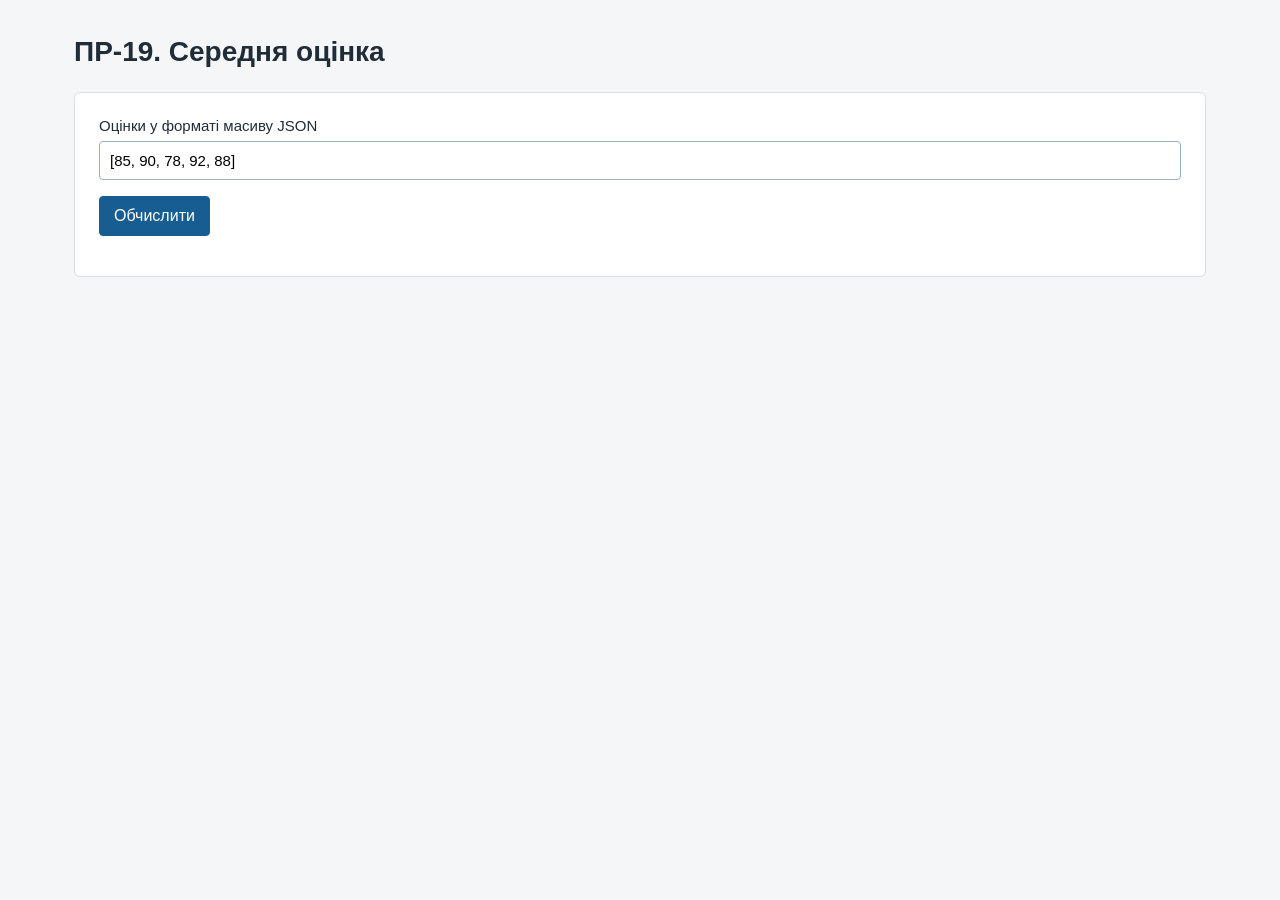
<file: pr19/index.html>
<!doctype html>
<html lang="uk">
<head>
  <meta charset="utf-8">
  <meta name="viewport" content="width=device-width, initial-scale=1">
  <title>ПР‑19. Середня оцінка</title>
  <link rel="stylesheet" href="styles.css">
</head>
<body>
<main>
  <header><h1>ПР‑19. Середня оцінка</h1></header>
  <section>
    <form id="grades-form">
      <label>Оцінки у форматі масиву JSON<input id="grades" value="[85, 90, 78, 92, 88]" required></label>
      <p><button>Обчислити</button></p>
    </form>
    <p id="result" role="status"></p>
  </section>
</main>
<script src="script.js"></script>
</body>
</html>
</file>
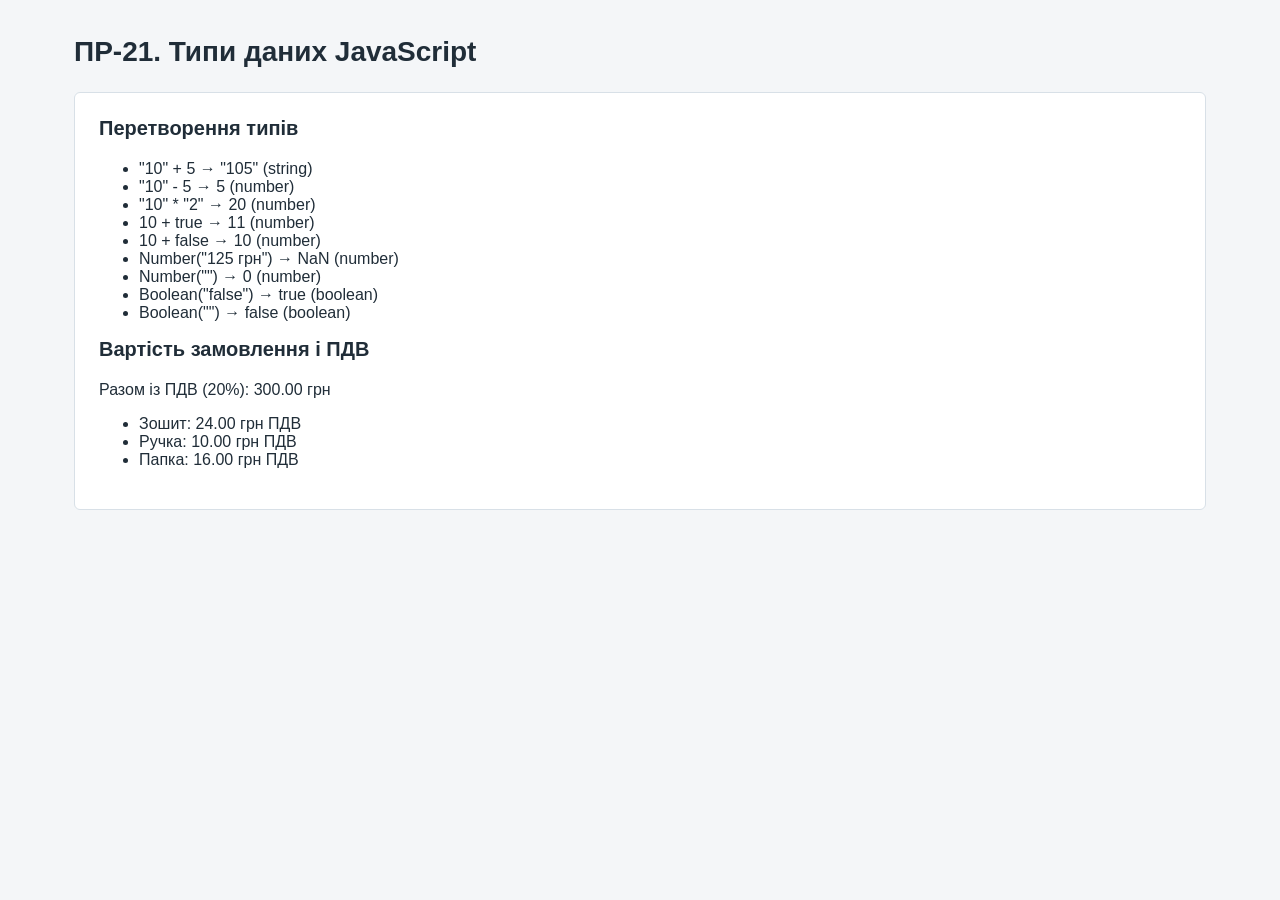
<file: pr21/index.html>
<!doctype html>
<html lang="uk">
<head>
  <meta charset="utf-8">
  <meta name="viewport" content="width=device-width, initial-scale=1">
  <title>ПР‑21. Типи даних JavaScript</title>
  <link rel="stylesheet" href="styles.css">
</head>
<body>
<main>
  <header><h1>ПР‑21. Типи даних JavaScript</h1></header>
  <section>
    <h2>Перетворення типів</h2>
    <ul id="expressions"></ul>
    <h2>Вартість замовлення і ПДВ</h2>
    <p id="total"></p>
    <ul id="vat"></ul>
  </section>
</main>
<script src="script.js"></script>
</body>
</html>
</file>
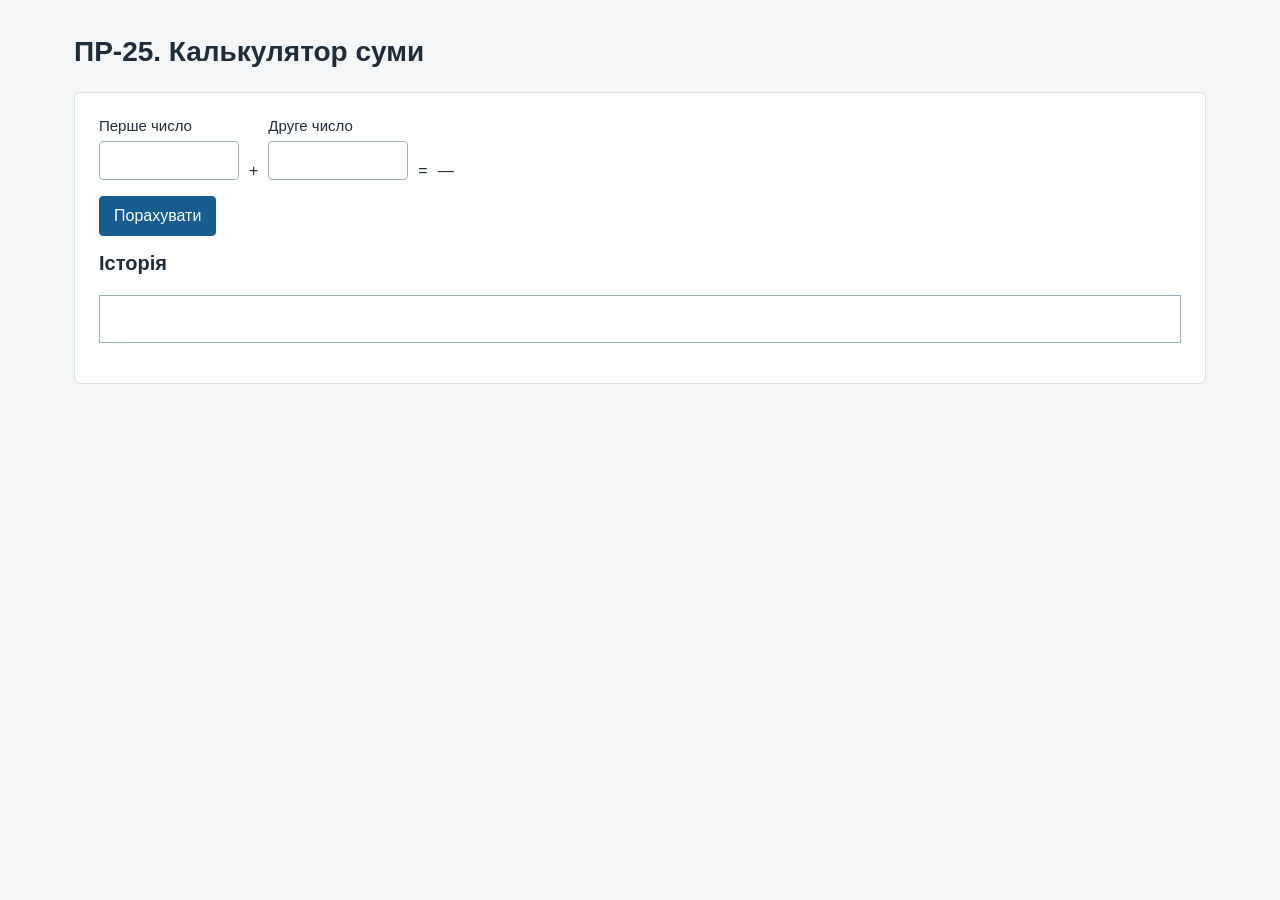
<file: pr25/index.html>
<!doctype html>
<html lang="uk">
<head>
  <meta charset="utf-8">
  <meta name="viewport" content="width=device-width, initial-scale=1">
  <title>ПР‑25. Калькулятор суми</title>
  <link rel="stylesheet" href="styles.css">
</head>
<body>
<main>
  <header><h1>ПР‑25. Калькулятор суми</h1></header>
  <section>
    <div class="equation">
      <label>Перше число<input id="value1" inputmode="decimal"></label>
      <span>+</span>
      <label>Друге число<input id="value2" inputmode="decimal"></label>
      <span>=</span>
      <span id="result" role="status">—</span>
    </div>
    <p><button id="calculate" type="button" onclick="calculate()">Порахувати</button></p>
    <h2>Історія</h2>
    <ul id="history"></ul>
  </section>
</main>
<script src="script.js"></script>
</body>
</html>
</file>
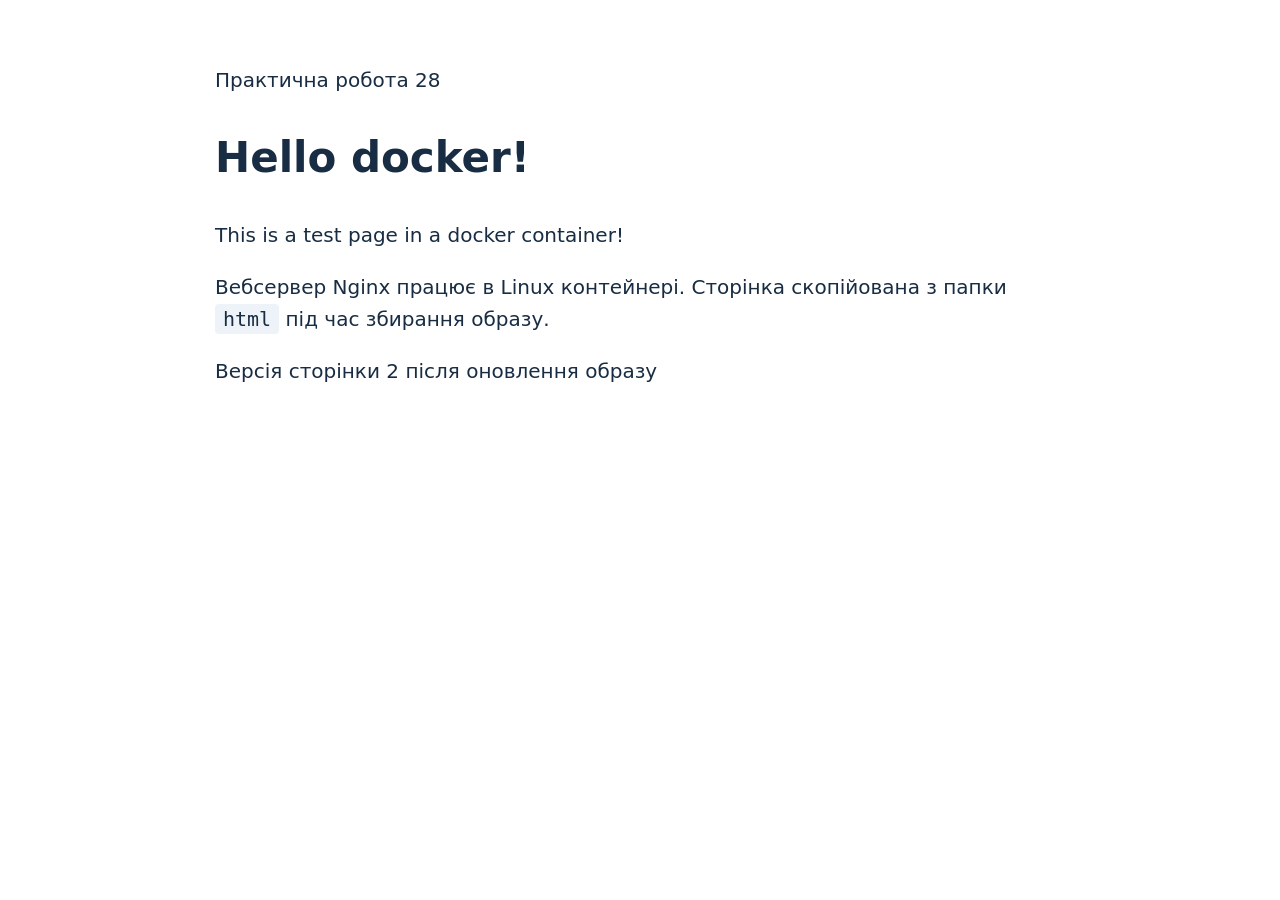
<file: pr28/html/index.html>
<!DOCTYPE html>
<html lang="uk">
<head>
  <meta charset="utf-8">
  <meta name="viewport" content="width=device-width, initial-scale=1">
  <title>ПР 28 Робота з Docker</title>
  <style>
    body { font: 20px/1.6 system-ui, sans-serif; max-width: 850px; margin: 64px auto; padding: 0 24px; color: #182d43; }
    h1 { font-size: 42px; }
    code { background: #edf3f8; padding: 3px 8px; border-radius: 4px; }
  </style>
</head>
<body>
  <main>
    <p>Практична робота 28</p>
    <h1>Hello docker!</h1>
    <p>This is a test page in a docker container!</p>
    <p>Вебсервер Nginx працює в Linux контейнері. Сторінка скопійована з папки <code>html</code> під час збирання образу.</p>
    <p id="revision">Версія сторінки 2 після оновлення образу</p>
  </main>
</body>
</html>
</file>
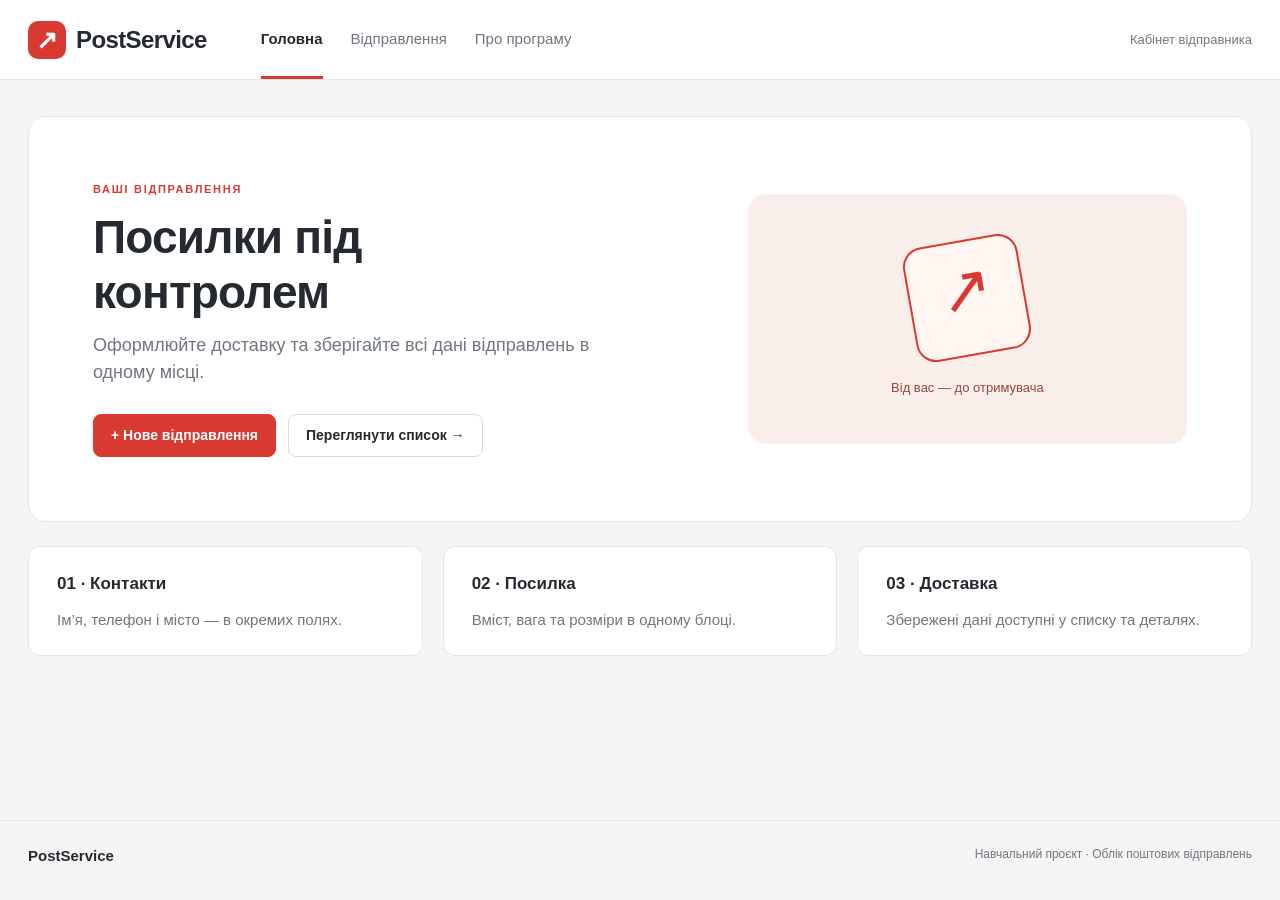
<file: PostServiceSolution/PostService/wwwroot/index.html>
<!doctype html>
<html lang="uk"><head><meta charset="utf-8"><meta name="viewport" content="width=device-width,initial-scale=1"><title>PostService — відправлення</title><link rel="stylesheet" href="styles.css"><script src="app.js" defer></script></head>
<body><header><a href="#home" class="brand"><span class="brand-icon" aria-hidden="true">↗</span>PostService</a><nav aria-label="Основна навігація"><a href="#home">Головна</a><a href="#list">Відправлення</a><a href="#about">Про програму</a></nav><span class="workspace">Кабінет відправника</span></header>
<main><div id="notice" role="status" hidden></div>
<section id="home"><div class="hero"><div><p class="eyebrow">ВАШІ ВІДПРАВЛЕННЯ</p><h1>Посилки під контролем</h1><p class="intro">Оформлюйте доставку та зберігайте всі дані відправлень в одному місці.</p><div class="toolbar"><a class="button primary" href="#new">+ Нове відправлення</a><a class="button" href="#list">Переглянути список →</a></div></div><div class="parcel-art" aria-hidden="true"><div class="parcel">↗</div><span>Від вас — до отримувача</span></div></div><div class="feature-grid"><article><b>01 · Контакти</b><p>Ім’я, телефон і місто — в окремих полях.</p></article><article><b>02 · Посилка</b><p>Вміст, вага та розміри в одному блоці.</p></article><article><b>03 · Доставка</b><p>Збережені дані доступні у списку та деталях.</p></article></div></section>
<section id="about" hidden><p class="eyebrow">ПРО ЗАСТОСУНОК</p><h1>PostService</h1><div class="card prose"><p>Навчальний застосунок для обліку поштових відправлень. Створюйте посилки, редагуйте контакти й переглядайте деталі доставки.</p><p>Вебклієнт і Windows-застосунок використовують спільні дані.</p><h2>Як розраховується вартість</h2><p>Навчальні тарифи: відділення — 40 + 10 грн/кг, курʼєр — 70 + 15 грн/кг, експрес — 100 + 20 грн/кг. Це умовні тарифи навчального проєкту.</p><a class="button" href="#list">До відправлень →</a></div></section>
<section id="list" hidden><div class="page-heading"><div><p class="eyebrow">КАБІНЕТ ВІДПРАВНИКА</p><h1>Мої відправлення</h1><p class="muted" id="count" aria-live="polite"></p></div><a href="#new" class="button primary">+ Нове відправлення</a></div><div class="card list-card"><div class="list-tools"><label class="search-label" for="search">Пошук відправлення<input id="search" type="search" placeholder="Ім’я, місто або вміст посилки"></label><button id="refresh">↻ Оновити</button></div><div class="table-wrap"><table><thead><tr><th>Відправник</th><th>Отримувач</th><th>Посилка</th><th>Доставка</th><th>Вартість</th><th>Дії</th></tr></thead><tbody id="rows"></tbody></table></div><p id="empty-list" class="empty" hidden>Відправлень не знайдено. Створіть нове або змініть пошук.</p></div></section>
<section id="editor" hidden><a class="back" href="#list">← До відправлень</a><p class="eyebrow">ОФОРМЛЕННЯ ДОСТАВКИ</p><h1 id="editor-title">Нове відправлення</h1><p class="muted">Заповніть контакти та параметри посилки. Поля зі знаком * обов’язкові.</p><form id="posting-form" novalidate></form></section>
<section id="details" hidden><a class="back" href="#list">← До відправлень</a><p class="eyebrow">ДАНІ ВІДПРАВЛЕННЯ</p><div class="page-heading"><h1>Деталі відправлення</h1><a id="details-edit" class="button" href="#list">Редагувати</a></div><div class="card"><dl id="details-data"></dl></div></section>
</main><dialog id="delete-dialog"><p class="eyebrow">ВИДАЛЕННЯ</p><h2>Видалити відправлення?</h2><p id="delete-text"></p><p class="muted">Відновити його після видалення не вдасться.</p><div class="dialog-actions"><button id="cancel-delete">Скасувати</button><button id="confirm-delete" class="primary">Видалити</button></div></dialog>
<dialog id="retry-dialog"><h2>Немає з’єднання із сервером</h2><p>Перевірте з’єднання та повторіть спробу.</p><div class="dialog-actions"><button id="cancel-retry">Скасувати</button><button id="retry" class="primary">Повторити</button></div></dialog>
<footer><b>PostService</b><span>Навчальний проєкт · Облік поштових відправлень</span></footer></body></html>
</file>
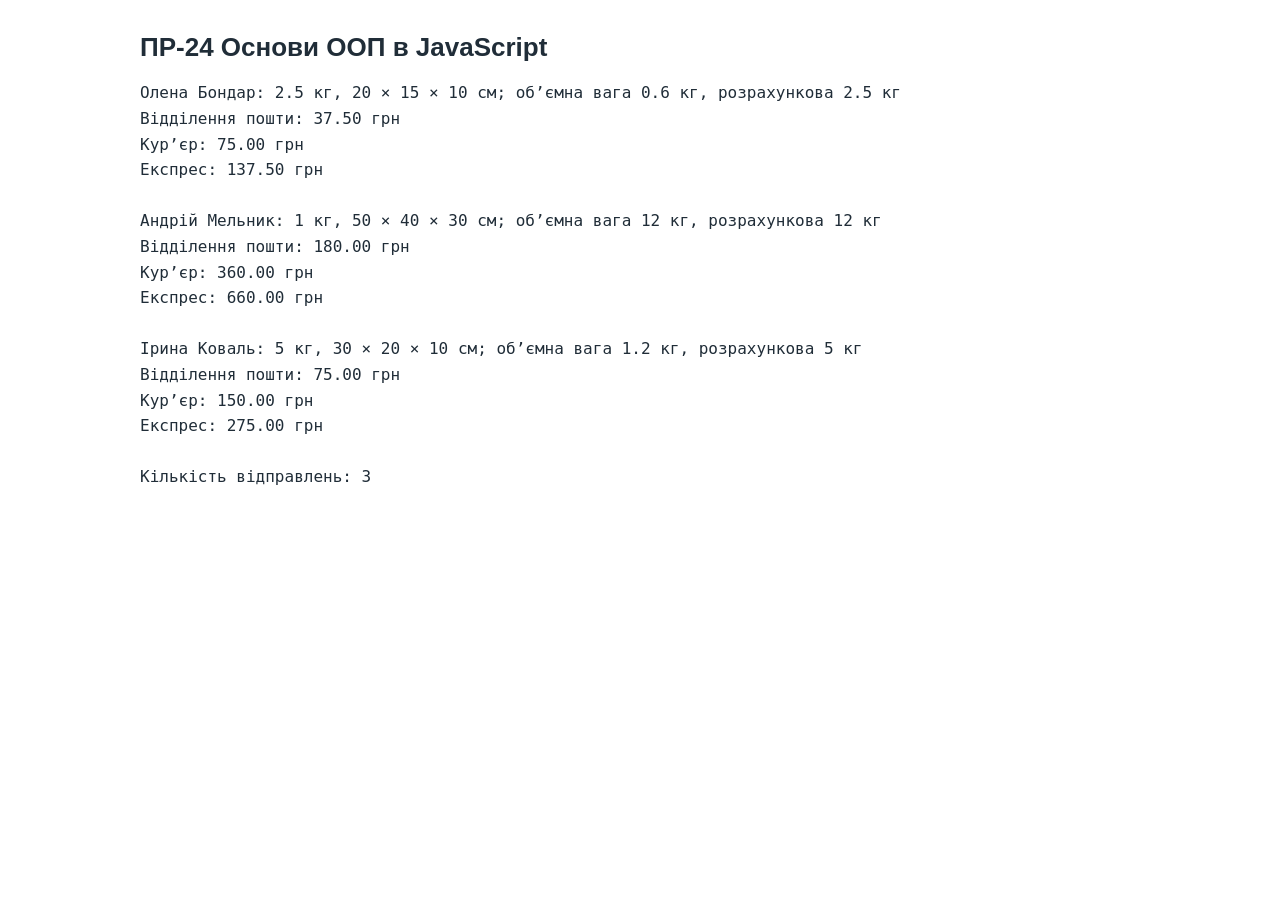
<file: PostServiceSolution/PostService/wwwroot/pr24/index.html>
<!doctype html>
<html lang="uk">
<head>
  <meta charset="utf-8">
  <meta name="viewport" content="width=device-width, initial-scale=1">
  <title>ПР-24 Основи ООП в JavaScript</title>
  <style>
    body { margin: 32px auto; padding: 0 24px; max-width: 1000px; font-family: Arial, sans-serif; color: #202d38; }
    h1 { font-size: 26px; }
    pre { white-space: pre-wrap; line-height: 1.6; font-size: 16px; }
  </style>
</head>
<body>
  <h1>ПР-24 Основи ООП в JavaScript</h1>
  <pre id="results"></pre>
  <script src="script.js"></script>
</body>
</html>
</file>
<file: pr19/styles.css>
:root { font-family: Arial, sans-serif; color: #202d38; background: #f4f6f8; }
* { box-sizing: border-box; }
body { margin: 0; }
main { max-width: 1180px; margin: 36px auto; padding: 0 24px 36px; }
header { display: flex; flex-wrap: wrap; align-items: center; justify-content: space-between; gap: 16px; }
h1 { font-size: 28px; margin: 0; }
h2 { font-size: 20px; margin: 0 0 20px; }
section { background: white; padding: 24px; margin-top: 24px; border: 1px solid #d8e0e7; border-radius: 6px; }
.toolbar { display: flex; flex-wrap: wrap; gap: 10px; }
button { font: inherit; padding: 10px 14px; border: 1px solid #175d91; border-radius: 4px; background: #175d91; color: white; cursor: pointer; }
button.secondary { background: white; color: #25445f; border-color: #9bafbf; }
button.danger { color: #a32424; background: white; border-color: #cfa2a2; }
button:disabled { opacity: .55; cursor: wait; }
button:hover:not(:disabled) { filter: brightness(.94); }
button:focus-visible, input:focus-visible { outline: 3px solid #85bce7; outline-offset: 2px; }
.table-wrap { overflow-x: auto; }
table { width: 100%; min-width: 960px; border-collapse: collapse; text-align: left; }
th, td { padding: 12px 10px; border-bottom: 1px solid #dce3e9; vertical-align: middle; }
th { background: #f0f4f7; font-size: 14px; white-space: nowrap; }
td:last-child { min-width: 205px; }
td button { padding: 7px 9px; margin: 3px; font-size: 14px; }
.fields { display: grid; grid-template-columns: 1fr 1fr; gap: 18px; margin-bottom: 22px; }
label { display: grid; gap: 7px; font-size: 15px; }
input { width: 100%; border: 1px solid #9bafbf; padding: 10px; border-radius: 4px; font: inherit; }
#notice { padding: 14px 18px; background: #fff5df; border-left: 4px solid #bd8523; margin-top: 24px; }
#notice p { margin: 0; }
#notice ul:empty { display: none; }
#retry-actions { margin-top: 12px; }
#empty { color: #596875; }
[hidden] { display: none !important; }
@media (max-width: 650px) {
  main { padding: 0 12px 20px; margin-top: 20px; }
  h1 { font-size: 24px; }
  section { padding: 16px; }
  .fields { grid-template-columns: 1fr; }
}
a { color: #175d91; }
select { padding: 10px; border: 1px solid #9bafbf; border-radius: 4px; font: inherit; }
fieldset { border: 1px solid #d8e0e7; border-radius: 4px; padding: 16px; }
[aria-invalid="true"] { border: 2px solid #a32424; }
.field-error { color: #a32424; }
.equation { display: flex; flex-wrap: wrap; align-items: end; gap: 10px; }
.equation input { max-width: 140px; }
#history { border: 1px solid #9bafbf; padding: 12px 12px 12px 32px; min-height: 3rem; }
</file>
<file: pr21/styles.css>
:root { font-family: Arial, sans-serif; color: #202d38; background: #f4f6f8; }
* { box-sizing: border-box; }
body { margin: 0; }
main { max-width: 1180px; margin: 36px auto; padding: 0 24px 36px; }
header { display: flex; flex-wrap: wrap; align-items: center; justify-content: space-between; gap: 16px; }
h1 { font-size: 28px; margin: 0; }
h2 { font-size: 20px; margin: 0 0 20px; }
section { background: white; padding: 24px; margin-top: 24px; border: 1px solid #d8e0e7; border-radius: 6px; }
.toolbar { display: flex; flex-wrap: wrap; gap: 10px; }
button { font: inherit; padding: 10px 14px; border: 1px solid #175d91; border-radius: 4px; background: #175d91; color: white; cursor: pointer; }
button.secondary { background: white; color: #25445f; border-color: #9bafbf; }
button.danger { color: #a32424; background: white; border-color: #cfa2a2; }
button:disabled { opacity: .55; cursor: wait; }
button:hover:not(:disabled) { filter: brightness(.94); }
button:focus-visible, input:focus-visible { outline: 3px solid #85bce7; outline-offset: 2px; }
.table-wrap { overflow-x: auto; }
table { width: 100%; min-width: 960px; border-collapse: collapse; text-align: left; }
th, td { padding: 12px 10px; border-bottom: 1px solid #dce3e9; vertical-align: middle; }
th { background: #f0f4f7; font-size: 14px; white-space: nowrap; }
td:last-child { min-width: 205px; }
td button { padding: 7px 9px; margin: 3px; font-size: 14px; }
.fields { display: grid; grid-template-columns: 1fr 1fr; gap: 18px; margin-bottom: 22px; }
label { display: grid; gap: 7px; font-size: 15px; }
input { width: 100%; border: 1px solid #9bafbf; padding: 10px; border-radius: 4px; font: inherit; }
#notice { padding: 14px 18px; background: #fff5df; border-left: 4px solid #bd8523; margin-top: 24px; }
#notice p { margin: 0; }
#notice ul:empty { display: none; }
#retry-actions { margin-top: 12px; }
#empty { color: #596875; }
[hidden] { display: none !important; }
@media (max-width: 650px) {
  main { padding: 0 12px 20px; margin-top: 20px; }
  h1 { font-size: 24px; }
  section { padding: 16px; }
  .fields { grid-template-columns: 1fr; }
}
a { color: #175d91; }
select { padding: 10px; border: 1px solid #9bafbf; border-radius: 4px; font: inherit; }
fieldset { border: 1px solid #d8e0e7; border-radius: 4px; padding: 16px; }
[aria-invalid="true"] { border: 2px solid #a32424; }
.field-error { color: #a32424; }
.equation { display: flex; flex-wrap: wrap; align-items: end; gap: 10px; }
.equation input { max-width: 140px; }
#history { border: 1px solid #9bafbf; padding: 12px 12px 12px 32px; min-height: 3rem; }
</file>
<file: pr25/styles.css>
:root { font-family: Arial, sans-serif; color: #202d38; background: #f4f6f8; }
* { box-sizing: border-box; }
body { margin: 0; }
main { max-width: 1180px; margin: 36px auto; padding: 0 24px 36px; }
header { display: flex; flex-wrap: wrap; align-items: center; justify-content: space-between; gap: 16px; }
h1 { font-size: 28px; margin: 0; }
h2 { font-size: 20px; margin: 0 0 20px; }
section { background: white; padding: 24px; margin-top: 24px; border: 1px solid #d8e0e7; border-radius: 6px; }
.toolbar { display: flex; flex-wrap: wrap; gap: 10px; }
button { font: inherit; padding: 10px 14px; border: 1px solid #175d91; border-radius: 4px; background: #175d91; color: white; cursor: pointer; }
button.secondary { background: white; color: #25445f; border-color: #9bafbf; }
button.danger { color: #a32424; background: white; border-color: #cfa2a2; }
button:disabled { opacity: .55; cursor: wait; }
button:hover:not(:disabled) { filter: brightness(.94); }
button:focus-visible, input:focus-visible { outline: 3px solid #85bce7; outline-offset: 2px; }
.table-wrap { overflow-x: auto; }
table { width: 100%; min-width: 960px; border-collapse: collapse; text-align: left; }
th, td { padding: 12px 10px; border-bottom: 1px solid #dce3e9; vertical-align: middle; }
th { background: #f0f4f7; font-size: 14px; white-space: nowrap; }
td:last-child { min-width: 205px; }
td button { padding: 7px 9px; margin: 3px; font-size: 14px; }
.fields { display: grid; grid-template-columns: 1fr 1fr; gap: 18px; margin-bottom: 22px; }
label { display: grid; gap: 7px; font-size: 15px; }
input { width: 100%; border: 1px solid #9bafbf; padding: 10px; border-radius: 4px; font: inherit; }
#notice { padding: 14px 18px; background: #fff5df; border-left: 4px solid #bd8523; margin-top: 24px; }
#notice p { margin: 0; }
#notice ul:empty { display: none; }
#retry-actions { margin-top: 12px; }
#empty { color: #596875; }
[hidden] { display: none !important; }
@media (max-width: 650px) {
  main { padding: 0 12px 20px; margin-top: 20px; }
  h1 { font-size: 24px; }
  section { padding: 16px; }
  .fields { grid-template-columns: 1fr; }
}
a { color: #175d91; }
select { padding: 10px; border: 1px solid #9bafbf; border-radius: 4px; font: inherit; }
fieldset { border: 1px solid #d8e0e7; border-radius: 4px; padding: 16px; }
[aria-invalid="true"] { border: 2px solid #a32424; }
.field-error { color: #a32424; }
.equation { display: flex; flex-wrap: wrap; align-items: end; gap: 10px; }
.equation input { max-width: 140px; }
#history { border: 1px solid #9bafbf; padding: 12px 12px 12px 32px; min-height: 3rem; }
</file>
<file: PostServiceSolution/PostService/wwwroot/styles.css>
*{box-sizing:border-box} :root{--red:#d83a32;--ink:#252a31;--muted:#707780;--line:#e5e7eb;--bg:#f5f5f6}body{margin:0;background:var(--bg);color:var(--ink);font:15px/1.5 "Segoe UI",Arial,sans-serif}a{color:var(--ink)}header{height:80px;background:#fff;border-bottom:1px solid var(--line);padding:0 max(28px,calc((100% - 1240px)/2));display:flex;align-items:center;gap:54px}.brand{display:flex;align-items:center;gap:10px;font-size:24px;font-weight:750;text-decoration:none;letter-spacing:-.6px}.brand-icon{background:var(--red);color:white;font-size:26px;width:38px;height:38px;text-align:center;border-radius:10px}nav{display:flex;align-items:center;gap:28px;height:100%}nav a{text-decoration:none;height:100%;display:flex;align-items:center;border-bottom:3px solid transparent;padding-top:3px;color:var(--muted)}nav a[aria-current=page]{color:var(--ink);border-color:var(--red);font-weight:600}.workspace{margin-left:auto;font-size:13px;color:var(--muted)}main{max-width:1296px;margin:auto;padding:36px 28px;min-height:calc(100vh - 160px)}section{padding:0}h1{font-size:34px;line-height:1.2;letter-spacing:-.8px;margin:0 0 12px;font-weight:700}h2{font-size:20px;margin:0 0 16px}p{margin:0 0 18px}.eyebrow{color:var(--red);font-size:11px;font-weight:750;letter-spacing:1.7px;margin:0 0 12px}.muted{color:var(--muted)}.back{display:inline-block;margin-bottom:26px;text-decoration:none;color:var(--muted)}button,.button{display:inline-flex;align-items:center;justify-content:center;gap:8px;border:1px solid #d7dadd;border-radius:8px;background:white;color:var(--ink);padding:11px 17px;font:600 14px/1.4 "Segoe UI",sans-serif;cursor:pointer;text-decoration:none;white-space:nowrap}button:hover,.button:hover{background:#f1f2f4;border-color:#afb5bd}.primary,button[type=submit]{background:var(--red);border-color:var(--red);color:#fff}.primary:hover,button[type=submit]:hover{background:#b92e28;border-color:#b92e28}button:disabled{opacity:.55;cursor:wait}.toolbar{display:flex;gap:12px;flex-wrap:wrap}.hero{background:#fff;border:1px solid var(--line);border-radius:18px;display:grid;grid-template-columns:1.4fr 1fr;align-items:center;padding:64px;gap:40px;min-height:380px}.hero h1{font-size:46px;max-width:480px}.intro{font-size:18px;color:var(--muted);max-width:510px;margin-bottom:28px}.parcel-art{background:#faeeeb;min-height:250px;border-radius:18px;display:flex;align-items:center;justify-content:center;flex-direction:column;gap:22px;color:#97463f;font-size:13px}.parcel{width:116px;height:116px;border:2px solid var(--red);border-radius:20px;transform:rotate(-10deg);font-size:64px;text-align:center;background:#fff5f1;color:var(--red)}.feature-grid{display:grid;grid-template-columns:repeat(3,1fr);gap:20px;margin-top:24px}.feature-grid article{padding:24px 28px;background:white;border:1px solid var(--line);border-radius:12px}.feature-grid b{font-size:17px}.feature-grid p{color:var(--muted);margin:12px 0 0}.page-heading{display:flex;align-items:center;justify-content:space-between;gap:20px;margin-bottom:24px}.page-heading p:last-child{margin-bottom:0}.card{background:white;border:1px solid var(--line);border-radius:12px;padding:28px}.list-card{padding:0;overflow:hidden}.list-tools{padding:20px 24px;display:flex;align-items:end;justify-content:space-between;gap:20px}.search-label{display:flex;flex-direction:column;gap:6px;font-size:12px;color:var(--muted);width:min(430px,100%)}input,select{font:inherit;border:1px solid #ced2d7;border-radius:7px;background:#fff;color:var(--ink);padding:10px 12px;width:100%;min-width:0}input::placeholder{color:#969ca3}input[readonly]{background:#f3f4f5;color:var(--muted)}.table-wrap{overflow:auto}table{width:100%;border-collapse:collapse}th,td{padding:19px 22px;text-align:left;border-bottom:1px solid var(--line);vertical-align:middle}th{background:#fafafa;color:var(--muted);font-size:12px;font-weight:600;white-space:nowrap}td{font-size:14px}td strong{display:block;font-weight:650}td small{display:block;color:var(--muted);margin-top:4px;font-size:12px}tbody tr{cursor:pointer}tbody tr:hover{background:#fcf8f7}tbody tr.selected{background:#fff3f0;box-shadow:inset 3px 0 var(--red)}.badge{background:#f1f2f4;border-radius:5px;padding:5px 8px;display:inline-block;font-size:12px;white-space:nowrap}.actions{white-space:nowrap}.actions a{display:inline-block;margin:2px 12px 2px 0;font-size:12px;text-decoration:none}.actions button{padding:5px 7px;font-size:12px;color:var(--red);border-color:transparent;background:transparent}.empty{text-align:center;color:var(--muted);padding:36px;margin:0}.form-layout{display:grid;grid-template-columns:minmax(0,1fr) 285px;gap:24px;align-items:start}.form-sections{display:grid;gap:20px}.form-section{margin:0;padding:26px;border:1px solid var(--line);border-radius:12px;background:white;min-width:0}.section-heading{display:flex;gap:12px;align-items:center;margin-bottom:22px}.section-number{width:30px;height:30px;border-radius:8px;background:#faeeeb;color:var(--red);display:inline-flex;align-items:center;justify-content:center;font-size:13px;font-weight:700}.section-heading h2{margin:0;font-size:19px}.field{display:grid;grid-template-columns:minmax(160px,1fr) minmax(135px,.72fr);gap:4px 14px;margin-bottom:15px;align-items:start}.field label{grid-column:1/-1;font-size:13px;font-weight:600;margin-bottom:3px}.field .error{padding-top:10px;font-size:12px;line-height:1.4;color:#b32924;min-height:20px}.invalid{border-color:#b32924;background:#fff8f6}.field-help{font-size:12px;color:var(--muted);margin:0 0 18px}.summary{position:sticky;top:24px}.summary h2{margin-bottom:8px}.summary p{font-size:13px;color:var(--muted)}.summary dl{display:block;margin:18px 0}.summary dt{font-size:12px;color:var(--muted);margin-top:12px}.summary dd{font-size:15px;margin:3px 0;overflow-wrap:anywhere}.summary .price-value{font-size:27px;font-weight:700;color:var(--ink)}.summary .tariff-note{border-top:1px solid var(--line);padding-top:16px;margin-bottom:0;font-size:12px}.form-actions{display:flex;gap:10px;margin-top:22px;flex-wrap:wrap}.form-actions button{width:100%}.form-actions a{width:100%}.error-summary{padding:12px 16px;background:#fff3f0;border:1px solid #edc1ba;border-radius:8px;color:#a12f28;margin-bottom:18px}#notice{padding:14px 18px;margin-bottom:22px;border:1px solid #cddccf;background:#f0f7f1;border-radius:8px}dl{display:grid;grid-template-columns:230px 1fr;gap:12px;margin:0}dt{color:var(--muted)}dd{margin:0;overflow-wrap:anywhere}.prose{max-width:800px}.prose h2{margin-top:28px}dialog{width:min(480px,calc(100% - 32px));border:0;border-radius:16px;padding:30px;box-shadow:0 24px 80px #15171b33}dialog::backdrop{background:#252a3177}.dialog-actions{display:flex;gap:12px;justify-content:flex-end;margin-top:26px}footer{max-width:1296px;margin:0 auto;padding:24px 28px;border-top:1px solid var(--line);color:var(--muted);display:flex;justify-content:space-between;gap:20px;font-size:12px}footer b{font-size:15px;color:var(--ink)}button:focus-visible,a:focus-visible,input:focus-visible,select:focus-visible{outline:3px solid #d83a3280;outline-offset:3px}[hidden]{display:none!important}@media(max-width:1050px){.workspace{display:none}.hero{padding:38px}.form-layout{grid-template-columns:minmax(0,1fr) 250px}.field{grid-template-columns:1fr}.field .error{padding-top:0;min-height:0}td,th{padding:15px 12px}.actions a{display:block}}@media(max-width:700px){header{height:auto;min-height:100px;flex-wrap:wrap;padding:18px 20px 0;gap:16px}.brand{font-size:22px}nav{width:100%;gap:24px;height:40px;font-size:13px}main{padding:24px 16px}h1{font-size:28px}.hero{grid-template-columns:1fr;padding:28px 24px;gap:28px}.hero h1{font-size:36px}.intro{font-size:16px}.parcel-art{min-height:180px}.parcel{width:85px;height:85px;font-size:45px}.feature-grid{grid-template-columns:1fr;gap:12px}.page-heading{align-items:flex-start;flex-direction:column}.list-tools{padding:18px;flex-wrap:wrap;gap:12px}.list-tools .search-label{width:100%}.table-wrap{overflow:visible}table,tbody,tr,td{display:block}thead{display:none}tbody tr{border-top:1px solid var(--line);padding:12px 18px}td{border:0;padding:8px 0;overflow-wrap:anywhere}td[data-label]::before{content:attr(data-label);display:block;font-size:11px;color:var(--muted);margin-bottom:3px}.actions a{display:inline-block;margin-right:18px}.form-layout{grid-template-columns:1fr}.form-section{padding:22px 18px}.summary{position:static}.field{grid-template-columns:1fr}.field .error{padding:0}.form-actions{flex-direction:column}.summary dl{display:grid;grid-template-columns:1fr 1fr}.summary dt,.summary dd{margin:0}.card{padding:22px 18px}.list-card{padding:0}dl{grid-template-columns:1fr;gap:4px}dd{margin-bottom:12px}footer{flex-direction:column;gap:6px;padding:24px 20px}}
</file>
